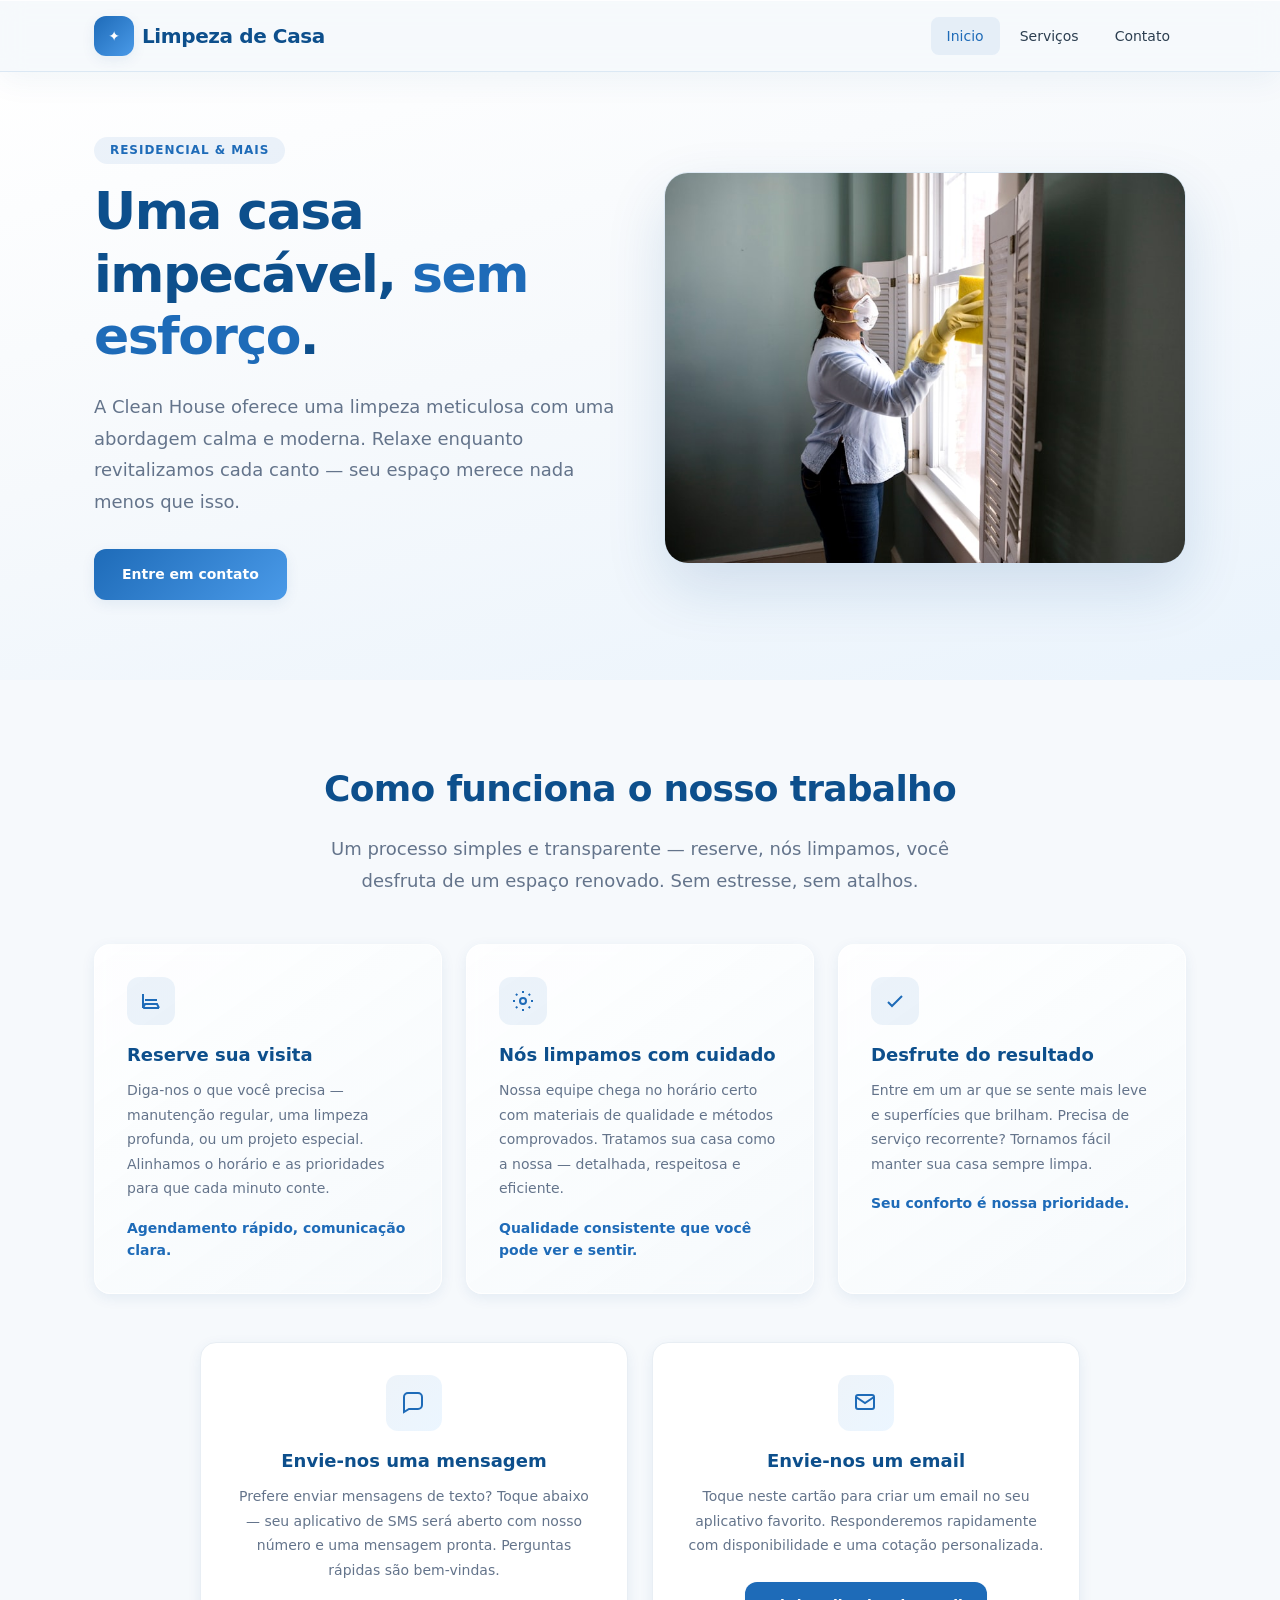
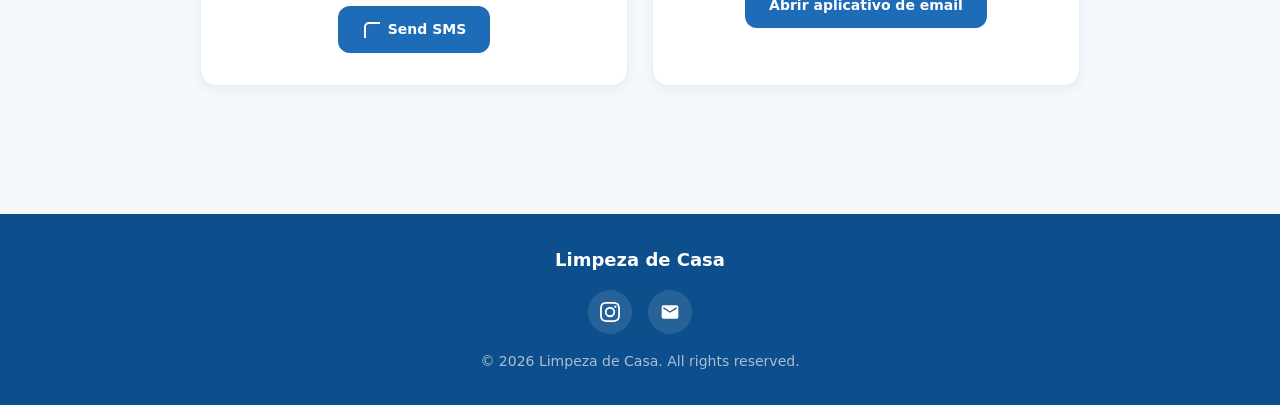
<file: index.html>
<!doctype html>
<html lang="en">
  <head>
    <meta charset="UTF-8" />
    <meta name="viewport" content="width=device-width, initial-scale=1.0" />
    <meta
      name="description"
      content="Limpeza de Casa — Limpeza profissional residencial e comercial. Resultados impecáveis, serviço confiável."
    />
    <title>Limpeza de Casa | Serviços de limpeza profissional</title>
    <link rel="stylesheet" href="css/root.css" />
    <link rel="stylesheet" href="css/style.css" />
    <link rel="shortcut icon" href="./img/icon-teste.png" type="image/x-icon" />
  </head>
  <body>
    <!-- Cabeçalho / navegação fixa -->
    <header class="site-header" id="top">
      <div class="nav-inner">
        <a href="index.html" class="logo" aria-label="Limpeza de Casa Home">
          <span class="logo-mark" aria-hidden="true">✦</span>
          Limpeza de Casa
        </a>
        <button
          type="button"
          class="nav-toggle"
          aria-label="Open menu"
          aria-expanded="false"
          aria-controls="main-menu"
        >
          <span class="nav-toggle-bar"></span>
          <span class="nav-toggle-bar"></span>
          <span class="nav-toggle-bar"></span>
        </button>
        <nav class="nav-menu" id="main-menu" aria-label="Main navigation">
          <ul class="nav-list">
            <li>
              <a href="index.html" class="nav-link is-active">Inicio</a>
            </li>
            <li>
              <a href="services.html" class="nav-link">Serviços</a>
            </li>
            <li>
              <a href="contact.html" class="nav-link">Contato</a>
            </li>
          </ul>
        </nav>
      </div>
    </header>

    <main>
      <!-- Hero -->
      <section class="hero reveal">
        <div class="container hero-grid">
          <div class="hero-content">
            <span class="hero-badge"> Residencial &amp; mais</span>
            <h1 class="hero-title">
              Uma casa impecável, <span>sem esforço</span>.
            </h1>
            <p class="hero-text">
              A Clean House oferece uma limpeza meticulosa com uma abordagem
              calma e moderna. Relaxe enquanto revitalizamos cada canto — seu
              espaço merece nada menos que isso.
            </p>
            <a href="contact.html" class="btn btn-primary">Entre em contato</a>
          </div>
          <div class="hero-visual">
            <div class="hero-image-wrap">
              <img
                src="img/hero-cleaning.jpg"
                alt="Professional cleaner wiping a bright modern kitchen surface"
                width="900"
                height="675"
                loading="eager"
              />
            </div>
            <!-- <div class="hero-float" role="status">
              Trusted by busy families &amp; professionals
            </div> -->
          </div>
        </div>
      </section>

      <!-- How Our Work Works -->
      <section class="section" id="how-it-works" aria-labelledby="how-title">
        <div class="container">
          <header class="section-header reveal">
            <h2 id="how-title" class="section-title">
              Como funciona o nosso trabalho
            </h2>
            <p class="section-subtitle">
              Um processo simples e transparente — reserve, nós limpamos, você
              desfruta de um espaço renovado. Sem estresse, sem atalhos.
            </p>
          </header>

          <div class="how-grid">
            <article class="how-card reveal">
              <div class="how-card-icon" aria-hidden="true">
                <svg
                  width="24"
                  height="24"
                  fill="none"
                  stroke="currentColor"
                  stroke-width="2"
                >
                  <path d="M4 19V5M4 19h16M4 19l2-4h12l2 4M8 15h8M6 11h12" />
                </svg>
              </div>
              <h3>Reserve sua visita</h3>
              <p>
                Diga-nos o que você precisa — manutenção regular, uma limpeza
                profunda, ou um projeto especial. Alinhamos o horário e as
                prioridades para que cada minuto conte.
              </p>
              <span class="highlight"
                >Agendamento rápido, comunicação clara.</span
              >
            </article>
            <article class="how-card reveal">
              <div class="how-card-icon" aria-hidden="true">
                <svg
                  width="24"
                  height="24"
                  fill="none"
                  stroke="currentColor"
                  stroke-width="2"
                >
                  <circle cx="12" cy="12" r="3" />
                  <path
                    d="M12 2v2M12 20v2M4.93 4.93l1.41 1.41M17.66 17.66l1.41 1.41M2 12h2M20 12h2M4.93 19.07l1.41-1.41M17.66 6.34l1.41-1.41"
                  />
                </svg>
              </div>
              <h3>Nós limpamos com cuidado</h3>
              <p>
                Nossa equipe chega no horário certo com materiais de qualidade e
                métodos comprovados. Tratamos sua casa como a nossa — detalhada,
                respeitosa e eficiente.
              </p>
              <span class="highlight"
                >Qualidade consistente que você pode ver e sentir.</span
              >
            </article>
            <article class="how-card reveal">
              <div class="how-card-icon" aria-hidden="true">
                <svg
                  width="24"
                  height="24"
                  fill="none"
                  stroke="currentColor"
                  stroke-width="2"
                >
                  <path d="M5 13l4 4L19 7" />
                </svg>
              </div>
              <h3>Desfrute do resultado</h3>
              <p>
                Entre em um ar que se sente mais leve e superfícies que brilham.
                Precisa de serviço recorrente? Tornamos fácil manter sua casa
                sempre limpa.
              </p>
              <span class="highlight">Seu conforto é nossa prioridade.</span>
            </article>
          </div>

          <!-- SMS + Email ao lado -->
          <div class="contact-cards-row reveal">
            <article class="contact-action-card">
              <div class="card-icon" aria-hidden="true">
                <svg
                  width="26"
                  height="26"
                  fill="none"
                  stroke="currentColor"
                  stroke-width="2"
                >
                  <path
                    d="M21 15a4 4 0 01-4 4H8l-5 3V7a4 4 0 014-4h10a4 4 0 014 4v8z"
                  />
                </svg>
              </div>
              <h3>Envie-nos uma mensagem</h3>
              <p>
                Prefere enviar mensagens de texto? Toque abaixo — seu aplicativo
                de SMS será aberto com nosso número e uma mensagem pronta.
                Perguntas rápidas são bem-vindas.
              </p>
              <a
                class="btn-card"
                href="sms:+5511999999999?body=Olá,%20I%20seria%20como%20para%20saber%20mais%20sobre%20seus%20serviços%20de%20limpeza."
              >
                <svg
                  width="18"
                  height="18"
                  fill="none"
                  stroke="currentColor"
                  stroke-width="2"
                >
                  <path
                    d="M21 15a4 4 0 01-4 4H8l-5 3V7a4 4 0 014-4h10a4 4 0 014 4v8z"
                  />
                </svg>
                Send SMS
              </a>
            </article>

            <a
              class="contact-action-card is-clickable"
              href="mailto:teste@gmail.com?subject=Limpeza%20Serviço%20investigação"
            >
              <div class="card-icon" aria-hidden="true">
                <svg
                  width="26"
                  height="26"
                  fill="none"
                  stroke="currentColor"
                  stroke-width="2"
                >
                  <rect x="3" y="5" width="18" height="14" rx="2" />
                  <path d="M3 7l9 6 9-6" />
                </svg>
              </div>
              <h3>Envie-nos um email</h3>
              <p>
                Toque neste cartão para criar um email no seu aplicativo
                favorito. Responderemos rapidamente com disponibilidade e uma
                cotação personalizada.
              </p>
              <span class="btn-card" role="presentation"
                >Abrir aplicativo de email</span
              >
            </a>
          </div>
        </div>
      </section>
    </main>

    <footer class="site-footer">
      <div class="container footer-inner">
        <span class="footer-brand">Limpeza de Casa</span>
        <div class="footer-social" aria-label="Social links">
          <a
            href="https://www.instagram.com/"
            target="_blank"
            rel="noopener noreferrer"
            aria-label="Instagram"
          >
            <svg viewBox="0 0 24 24" fill="currentColor" aria-hidden="true">
              <path
                d="M12 2.163c3.204 0 3.584.012 4.85.07 3.252.148 4.771 1.691 4.919 4.919.058 1.265.069 1.645.069 4.849 0 3.205-.012 3.584-.069 4.849-.149 3.225-1.664 4.771-4.919 4.919-1.266.058-1.644.07-4.85.07-3.204 0-3.584-.012-4.849-.07-3.26-.149-4.771-1.699-4.919-4.92-.058-1.265-.07-1.644-.07-4.849 0-3.204.013-3.583.07-4.849.149-3.227 1.664-4.771 4.919-4.919 1.266-.057 1.645-.069 4.849-.069zM12 0C8.741 0 8.333.014 7.053.072 2.695.272.273 2.69.073 7.052.014 8.333 0 8.741 0 12c0 3.259.014 3.668.072 4.948.2 4.358 2.618 6.78 6.98 6.98C8.333 23.986 8.741 24 12 24c3.259 0 3.668-.014 4.948-.072 4.354-.2 6.782-2.618 6.979-6.98.059-1.28.073-1.689.073-4.948 0-3.259-.014-3.667-.072-4.947-.196-4.354-2.617-6.78-6.979-6.98C15.668.014 15.259 0 12 0zm0 5.838a6.162 6.162 0 100 12.324 6.162 6.162 0 000-12.324zM12 16a4 4 0 110-8 4 4 0 010 8zm6.406-11.845a1.44 1.44 0 100 2.881 1.44 1.44 0 000-2.881z"
              />
            </svg>
          </a>
          <a href="mailto:teste@gmail.com" aria-label="Email">
            <svg viewBox="0 0 24 24" fill="currentColor" aria-hidden="true">
              <path
                d="M20 4H4c-1.1 0-2 .9-2 2v12c0 1.1.9 2 2 2h16c1.1 0 2-.9 2-2V6c0-1.1-.9-2-2-2zm0 4l-8 5-8-5V6l8 5 8-5v2z"
              />
            </svg>
          </a>
        </div>
        <p class="footer-copy">
          &copy; <span id="year"></span> Limpeza de Casa. All rights reserved.
        </p>
      </div>
    </footer>

    <script src="js/script.js"></script>
    <script>
      document.getElementById("year").textContent = new Date().getFullYear();
    </script>
  </body>
</html>
</file>
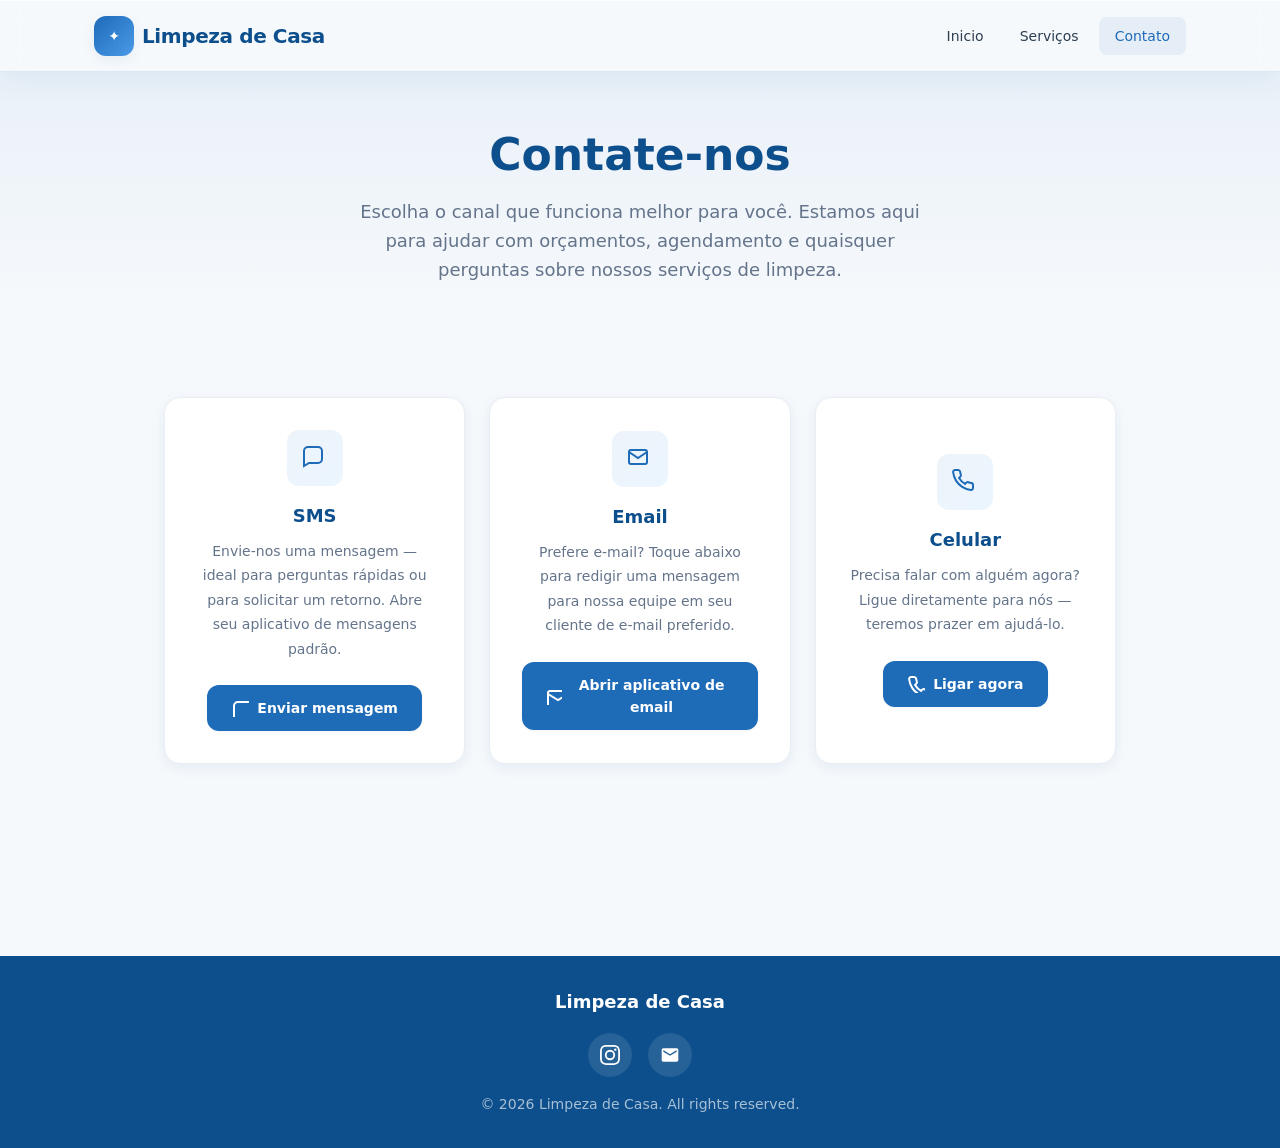
<file: contact.html>
<!doctype html>
<html lang="en">
  <head>
    <meta charset="UTF-8" />
    <meta name="viewport" content="width=device-width, initial-scale=1.0" />
    <meta
      name="description"
      content="Contato Limpeza de Casa — SMS, e-mail ou telefone. Respondemos rapidamente.."
    />
    <title>Contato | Limpeza de Casa</title>
    <link rel="stylesheet" href="css/root.css" />
    <link rel="stylesheet" href="css/style.css" />
    <link rel="stylesheet" href="css/contact.css" />
    <link rel="shortcut icon" href="./img/icon-teste.png" type="image/x-icon" />
  </head>
  <body>
    <header class="site-header">
      <div class="nav-inner">
        <a href="index.html" class="logo" aria-label="Limpeza de Casa Home">
          <span class="logo-mark" aria-hidden="true">✦</span>
          Limpeza de Casa
        </a>
        <button
          type="button"
          class="nav-toggle"
          aria-label="Open menu"
          aria-expanded="false"
          aria-controls="main-menu"
        >
          <span class="nav-toggle-bar"></span>
          <span class="nav-toggle-bar"></span>
          <span class="nav-toggle-bar"></span>
        </button>
        <nav class="nav-menu" id="main-menu" aria-label="Main navigation">
          <ul class="nav-list">
            <li><a href="index.html" class="nav-link">Inicio</a></li>
            <li><a href="services.html" class="nav-link">Serviços</a></li>
            <li>
              <a href="contact.html" class="nav-link is-active">Contato</a>
            </li>
          </ul>
        </nav>
      </div>
    </header>

    <main>
      <section class="page-hero reveal">
        <div class="container">
          <h1>Contate-nos</h1>
          <p>
            Escolha o canal que funciona melhor para você. Estamos aqui para
            ajudar com orçamentos, agendamento e quaisquer perguntas sobre
            nossos serviços de limpeza.
          </p>
        </div>
      </section>

      <section class="section" aria-label="Contact options">
        <div class="container contact-page-grid">
          <article class="contact-action-card reveal">
            <div class="card-icon" aria-hidden="true">
              <svg
                width="28"
                height="28"
                fill="none"
                stroke="currentColor"
                stroke-width="2"
              >
                <path
                  d="M21 15a4 4 0 01-4 4H8l-5 3V7a4 4 0 014-4h10a4 4 0 014 4v8z"
                />
              </svg>
            </div>
            <h3>SMS</h3>
            <p>
              Envie-nos uma mensagem — ideal para perguntas rápidas ou para
              solicitar um retorno. Abre seu aplicativo de mensagens padrão.
            </p>
            <a
              class="btn-card"
              href="sms:+(385) 895-6315?body=Olá,%20 gostaria de saber mais sobre seus serviços de limpeza."
            >
              <svg
                width="18"
                height="18"
                fill="none"
                stroke="currentColor"
                stroke-width="2"
              >
                <path
                  d="M21 15a4 4 0 01-4 4H8l-5 3V7a4 4 0 014-4h10a4 4 0 014 4v8z"
                />
              </svg>
              Enviar mensagem
            </a>
          </article>

          <article class="contact-action-card reveal">
            <div class="card-icon" aria-hidden="true">
              <svg
                width="28"
                height="28"
                fill="none"
                stroke="currentColor"
                stroke-width="2"
              >
                <rect x="3" y="5" width="18" height="14" rx="2" />
                <path d="M3 7l9 6 9-6" />
              </svg>
            </div>
            <h3>Email</h3>
            <p>
              Prefere e-mail? Toque abaixo para redigir uma mensagem para nossa
              equipe em seu cliente de e-mail preferido.
            </p>
            <a
              class="btn-card"
              href="mailto:teste@gmail.com?subject=Cleaning%20inquiry"
            >
              <svg
                width="18"
                height="18"
                fill="none"
                stroke="currentColor"
                stroke-width="2"
              >
                <rect x="2" y="4" width="20" height="16" rx="2" />
                <path d="M22 7l-10 6L2 7" />
              </svg>
              Abrir aplicativo de email
            </a>
          </article>

          <article class="contact-action-card reveal">
            <div class="card-icon" aria-hidden="true">
              <svg
                width="28"
                height="28"
                fill="none"
                stroke="currentColor"
                stroke-width="2"
              >
                <path
                  d="M22 16.92v3a2 2 0 01-2.18 2 19.79 19.79 0 01-8.63-3.07 19.5 19.5 0 01-6-6 19.79 19.79 0 01-3.07-8.67A2 2 0 014.11 2h3a2 2 0 012 1.72 12.84 12.84 0 00.7 2.81 2 2 0 01-.45 2.11L8.09 9.91a16 16 0 006 6l1.27-1.27a2 2 0 012.11-.45 12.84 12.84 0 002.81.7A2 2 0 0122 16.92z"
                />
              </svg>
            </div>
            <h3>Celular</h3>
            <p>
              Precisa falar com alguém agora? Ligue diretamente para nós —
              teremos prazer em ajudá-lo.
            </p>
            <a class="btn-card" href="tel:+(385) 895-6315">
              <svg
                width="18"
                height="18"
                fill="none"
                stroke="currentColor"
                stroke-width="2"
              >
                <path
                  d="M22 16.92v3a2 2 0 01-2.18 2 19.79 19.79 0 01-8.63-3.07 19.5 19.5 0 01-6-6 19.79 19.79 0 01-3.07-8.67A2 2 0 014.11 2h3a2 2 0 012 1.72 12.84 12.84 0 00.7 2.81 2 2 0 01-.45 2.11L8.09 9.91a16 16 0 006 6l1.27-1.27a2 2 0 012.11-.45 12.84 12.84 0 002.81.7A2 2 0 0122 16.92z"
                />
              </svg>
              Ligar agora
            </a>
          </article>
        </div>
      </section>
    </main>

    <footer class="site-footer">
      <div class="container footer-inner">
        <span class="footer-brand">Limpeza de Casa</span>
        <div class="footer-social" aria-label="Social links">
          <a
            href="https://www.instagram.com/"
            target="_blank"
            rel="noopener noreferrer"
            aria-label="Instagram"
          >
            <svg viewBox="0 0 24 24" fill="currentColor" aria-hidden="true">
              <path
                d="M12 2.163c3.204 0 3.584.012 4.85.07 3.252.148 4.771 1.691 4.919 4.919.058 1.265.069 1.645.069 4.849 0 3.205-.012 3.584-.069 4.849-.149 3.225-1.664 4.771-4.919 4.919-1.266.058-1.644.07-4.85.07-3.204 0-3.584-.012-4.849-.07-3.26-.149-4.771-1.699-4.919-4.92-.058-1.265-.07-1.644-.07-4.849 0-3.204.013-3.583.07-4.849.149-3.227 1.664-4.771 4.919-4.919 1.266-.057 1.645-.069 4.849-.069zM12 0C8.741 0 8.333.014 7.053.072 2.695.272.273 2.69.073 7.052.014 8.333 0 8.741 0 12c0 3.259.014 3.668.072 4.948.2 4.358 2.618 6.78 6.98 6.98C8.333 23.986 8.741 24 12 24c3.259 0 3.668-.014 4.948-.072 4.354-.2 6.782-2.618 6.979-6.98.059-1.28.073-1.689.073-4.948 0-3.259-.014-3.667-.072-4.947-.196-4.354-2.617-6.78-6.979-6.98C15.668.014 15.259 0 12 0zm0 5.838a6.162 6.162 0 100 12.324 6.162 6.162 0 000-12.324zM12 16a4 4 0 110-8 4 4 0 010 8zm6.406-11.845a1.44 1.44 0 100 2.881 1.44 1.44 0 000-2.881z"
              />
            </svg>
          </a>
          <a href="mailto:teste@gmail.com" aria-label="Email">
            <svg viewBox="0 0 24 24" fill="currentColor" aria-hidden="true">
              <path
                d="M20 4H4c-1.1 0-2 .9-2 2v12c0 1.1.9 2 2 2h16c1.1 0 2-.9 2-2V6c0-1.1-.9-2-2-2zm0 4l-8 5-8-5V6l8 5 8-5v2z"
              />
            </svg>
          </a>
        </div>
        <p class="footer-copy">
          &copy; <span id="year"></span> Limpeza de Casa. All rights reserved.
        </p>
      </div>
    </footer>

    <script src="js/script.js"></script>
    <script>
      document.getElementById("year").textContent = new Date().getFullYear();
    </script>
  </body>
</html>
</file>
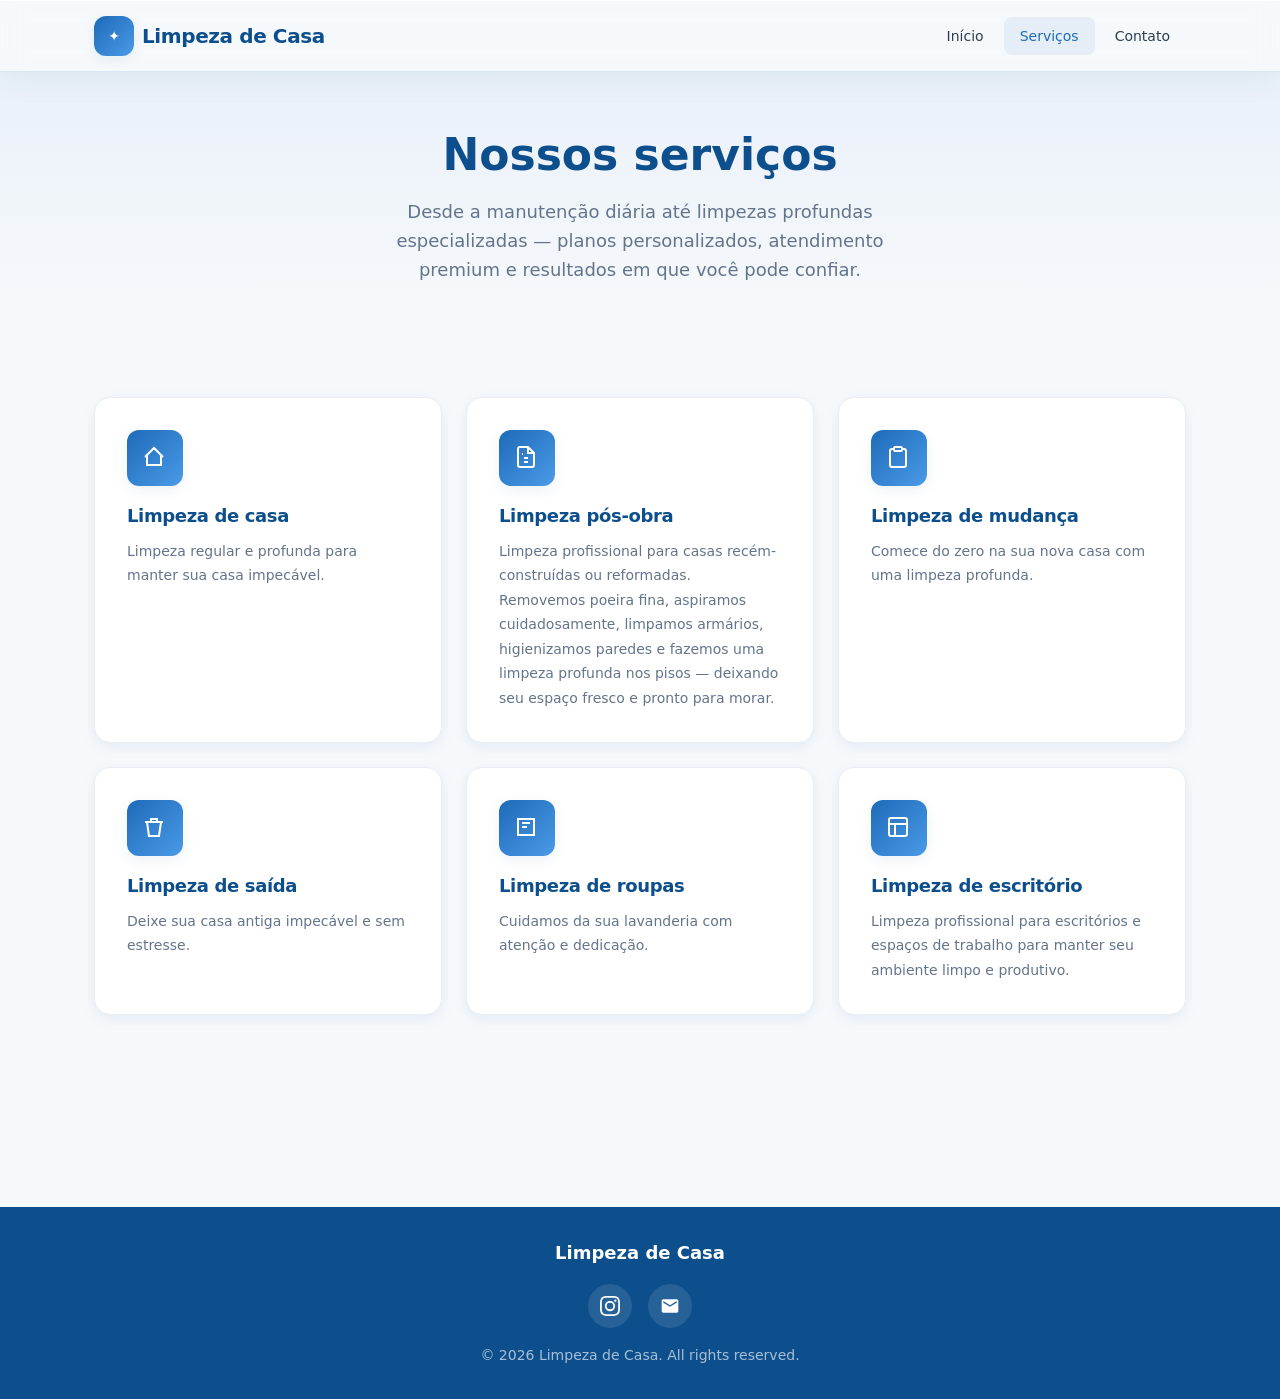
<file: services.html>
<!doctype html>
<html lang="en">
  <head>
    <meta charset="UTF-8" />
    <meta name="viewport" content="width=device-width, initial-scale=1.0" />
    <meta
      name="description"
      content="Limpeza de Casa services — house cleaning, post-construction, move-in/out, laundry, and office cleaning."
    />
    <title>Services | Limpeza de Casa</title>
    <link rel="stylesheet" href="css/root.css" />
    <link rel="stylesheet" href="css/style.css" />
    <link rel="stylesheet" href="css/services.css" />
    <link rel="shortcut icon" href="./img/icon-teste.png" type="image/x-icon" />
  </head>
  <body>
    <header class="site-header">
      <div class="nav-inner">
        <a href="index.html" class="logo" aria-label="Limpeza de Casa Home">
          <span class="logo-mark" aria-hidden="true">✦</span>
          Limpeza de Casa
        </a>
        <button
          type="button"
          class="nav-toggle"
          aria-label="Open menu"
          aria-expanded="false"
          aria-controls="main-menu"
        >
          <span class="nav-toggle-bar"></span>
          <span class="nav-toggle-bar"></span>
          <span class="nav-toggle-bar"></span>
        </button>
        <nav class="nav-menu" id="main-menu" aria-label="Main navigation">
          <ul class="nav-list">
            <li><a href="index.html" class="nav-link">Início</a></li>
            <li>
              <a href="services.html" class="nav-link is-active">Serviços</a>
            </li>
            <li><a href="contact.html" class="nav-link">Contato</a></li>
          </ul>
        </nav>
      </div>
    </header>

    <main>
      <section class="page-hero reveal">
        <div class="container">
          <h1>Nossos serviços</h1>
          <p>
            Desde a manutenção diária até limpezas profundas especializadas —
            planos personalizados, atendimento premium e resultados em que você
            pode confiar.
          </p>
        </div>
      </section>

      <section class="section" aria-label="Service list">
        <div class="container services-grid">
          <article class="service-card reveal">
            <div class="service-card-icon" aria-hidden="true">
              <svg
                width="26"
                height="26"
                fill="none"
                stroke="currentColor"
                stroke-width="2"
              >
                <path d="M3 12l9-9 9 9M5 10v10h14V10" />
              </svg>
            </div>
            <h2>Limpeza de casa</h2>
            <p>Limpeza regular e profunda para manter sua casa impecável.</p>
          </article>

          <article class="service-card reveal">
            <div class="service-card-icon" aria-hidden="true">
              <svg
                width="26"
                height="26"
                fill="none"
                stroke="currentColor"
                stroke-width="2"
              >
                <path
                  d="M14 2H6a2 2 0 00-2 2v16a2 2 0 002 2h12a2 2 0 002-2V8z"
                />
                <path d="M14 2v6h6M10 13h4M10 17h4M8 9h1" />
              </svg>
            </div>
            <h2>Limpeza pós-obra</h2>
            <p>
              Limpeza profissional para casas recém-construídas ou reformadas.
              Removemos poeira fina, aspiramos cuidadosamente, limpamos
              armários, higienizamos paredes e fazemos uma limpeza profunda nos
              pisos — deixando seu espaço fresco e pronto para morar.
            </p>
          </article>

          <article class="service-card reveal">
            <div class="service-card-icon" aria-hidden="true">
              <svg
                width="26"
                height="26"
                fill="none"
                stroke="currentColor"
                stroke-width="2"
              >
                <path
                  d="M16 4h2a2 2 0 012 2v14a2 2 0 01-2 2H6a2 2 0 01-2-2V6a2 2 0 012-2h2"
                />
                <rect x="8" y="2" width="8" height="4" rx="1" />
              </svg>
            </div>
            <h2>Limpeza de mudança</h2>
            <p>Comece do zero na sua nova casa com uma limpeza profunda.</p>
          </article>

          <article class="service-card reveal">
            <div class="service-card-icon" aria-hidden="true">
              <svg
                width="26"
                height="26"
                fill="none"
                stroke="currentColor"
                stroke-width="2"
              >
                <path d="M3 7h18M5 7l2 14h10l2-14M9 7V4h6v3" />
              </svg>
            </div>
            <h2>Limpeza de saída</h2>
            <p>Deixe sua casa antiga impecável e sem estresse.</p>
          </article>

          <article class="service-card reveal">
            <div class="service-card-icon" aria-hidden="true">
              <svg
                width="26"
                height="26"
                fill="none"
                stroke="currentColor"
                stroke-width="2"
              >
                <path d="M4 4h16v16H4zM8 8h8M8 12h5" />
              </svg>
            </div>
            <h2>Limpeza de roupas</h2>
            <p>Cuidamos da sua lavanderia com atenção e dedicação.</p>
          </article>

          <article class="service-card reveal">
            <div class="service-card-icon" aria-hidden="true">
              <svg
                width="26"
                height="26"
                fill="none"
                stroke="currentColor"
                stroke-width="2"
              >
                <rect x="3" y="3" width="18" height="18" rx="2" />
                <path d="M3 9h18M9 21V9" />
              </svg>
            </div>
            <h2>Limpeza de escritório</h2>
            <p>
              Limpeza profissional para escritórios e espaços de trabalho para manter seu
              ambiente limpo e produtivo.
            </p>
          </article>
        </div>
      </section>
    </main>

    <footer class="site-footer">
      <div class="container footer-inner">
        <span class="footer-brand">Limpeza de Casa</span>
        <div class="footer-social" aria-label="Social links">
          <a
            href="https://www.instagram.com/"
            target="_blank"
            rel="noopener noreferrer"
            aria-label="Instagram"
          >
            <svg viewBox="0 0 24 24" fill="currentColor" aria-hidden="true">
              <path
                d="M12 2.163c3.204 0 3.584.012 4.85.07 3.252.148 4.771 1.691 4.919 4.919.058 1.265.069 1.645.069 4.849 0 3.205-.012 3.584-.069 4.849-.149 3.225-1.664 4.771-4.919 4.919-1.266.058-1.644.07-4.85.07-3.204 0-3.584-.012-4.849-.07-3.26-.149-4.771-1.699-4.919-4.92-.058-1.265-.07-1.644-.07-4.849 0-3.204.013-3.583.07-4.849.149-3.227 1.664-4.771 4.919-4.919 1.266-.057 1.645-.069 4.849-.069zM12 0C8.741 0 8.333.014 7.053.072 2.695.272.273 2.69.073 7.052.014 8.333 0 8.741 0 12c0 3.259.014 3.668.072 4.948.2 4.358 2.618 6.78 6.98 6.98C8.333 23.986 8.741 24 12 24c3.259 0 3.668-.014 4.948-.072 4.354-.2 6.782-2.618 6.979-6.98.059-1.28.073-1.689.073-4.948 0-3.259-.014-3.667-.072-4.947-.196-4.354-2.617-6.78-6.979-6.98C15.668.014 15.259 0 12 0zm0 5.838a6.162 6.162 0 100 12.324 6.162 6.162 0 000-12.324zM12 16a4 4 0 110-8 4 4 0 010 8zm6.406-11.845a1.44 1.44 0 100 2.881 1.44 1.44 0 000-2.881z"
              />
            </svg>
          </a>
          <a href="mailto:teste@gmail.com" aria-label="Email">
            <svg viewBox="0 0 24 24" fill="currentColor" aria-hidden="true">
              <path
                d="M20 4H4c-1.1 0-2 .9-2 2v12c0 1.1.9 2 2 2h16c1.1 0 2-.9 2-2V6c0-1.1-.9-2-2-2zm0 4l-8 5-8-5V6l8 5 8-5v2z"
              />
            </svg>
          </a>
        </div>
        <p class="footer-copy">
          &copy; <span id="year"></span> Limpeza de Casa. All rights reserved.
        </p>
      </div>
    </footer>

    <script src="js/script.js"></script>
    <script>
      document.getElementById("year").textContent = new Date().getFullYear();
    </script>
  </body>
</html>
</file>
<file: css/root.css>
/* =============================================================================
   Clean House — Design tokens (root.css)
   Variáveis globais: cores, tipografia, sombras, espaçamento, radius, transições
   ============================================================================= */

:root {
  /* Cores — tons de azul clean + neutros */
  --primary-color: #1e6bb8;
  --primary-dark: #155a9e;
  --primary-light: #4a9ae8;
  --primary-soft: rgba(30, 107, 184, 0.08);
  --secondary-color: #0d4f8c;
  --accent-color: #5eb3ff;

  --background-color: #f6f9fc;
  --surface-color: #ffffff;
  --surface-glass: rgba(255, 255, 255, 0.72);

  --text-color: #2c3e50;
  --text-muted: #64748b;
  --text-light: #94a3b8;

  --border-color: rgba(30, 107, 184, 0.12);
  --border-subtle: #e8eef4;

  /* Tipografia */
  --font-family: "Segoe UI", system-ui, -apple-system, BlinkMacSystemFont,
    "Roboto", "Helvetica Neue", Arial, sans-serif;
  --font-size-xs: 0.75rem;
  --font-size-sm: 0.875rem;
  --font-size-base: 1rem;
  --font-size-lg: 1.125rem;
  --font-size-xl: 1.25rem;
  --font-size-2xl: 1.5rem;
  --font-size-3xl: 2rem;
  --font-size-4xl: 2.5rem;
  --font-size-hero: clamp(2rem, 5vw, 3.25rem);
  --line-height-tight: 1.2;
  --line-height-normal: 1.6;
  --line-height-relaxed: 1.75;

  /* Sombras modernas */
  --shadow-sm: 0 1px 3px rgba(13, 79, 140, 0.06);
  --shadow-md: 0 4px 14px rgba(13, 79, 140, 0.08);
  --shadow-lg: 0 12px 40px rgba(13, 79, 140, 0.12);
  --shadow-xl: 0 24px 60px rgba(13, 79, 140, 0.14);
  --shadow-nav: 0 1px 0 rgba(255, 255, 255, 0.8) inset,
    0 8px 32px rgba(13, 79, 140, 0.06);

  /* Espaçamentos */
  --space-xs: 0.25rem;
  --space-sm: 0.5rem;
  --space-md: 1rem;
  --space-lg: 1.5rem;
  --space-xl: 2rem;
  --space-2xl: 3rem;
  --space-3xl: 4rem;
  --space-section: clamp(3rem, 8vw, 5rem);

  /* Border radius */
  --radius-sm: 8px;
  --radius-md: 12px;
  --radius-lg: 16px;
  --radius-xl: 24px;
  --radius-full: 9999px;

  /* Transições */
  --transition-fast: 0.15s ease;
  --transition-base: 0.25s cubic-bezier(0.4, 0, 0.2, 1);
  --transition-smooth: 0.35s cubic-bezier(0.4, 0, 0.2, 1);
  --transition: var(--transition-base);

  /* Layout */
  --container-max: 1140px;
  --navbar-height: 72px;
}
</file>
<file: css/style.css>
/* =============================================================================
   Clean House — Estilos globais + Home (style.css)
   ============================================================================= */

*,
*::before,
*::after {
  box-sizing: border-box;
  margin: 0;
  padding: 0;
}

html {
  scroll-behavior: smooth;
}

body {
  font-family: var(--font-family);
  font-size: var(--font-size-base);
  line-height: var(--line-height-normal);
  color: var(--text-color);
  background-color: var(--background-color);
  overflow-x: hidden;
  padding-top: var(--navbar-height);
}

img {
  max-width: 100%;
  height: auto;
  display: block;
}

a {
  color: var(--primary-color);
  text-decoration: none;
  transition: color var(--transition);
}

a:hover {
  color: var(--primary-dark);
}

ul {
  list-style: none;
}

/* Container */
.container {
  width: 100%;
  max-width: var(--container-max);
  margin-inline: auto;
  padding-inline: var(--space-lg);
}

/* =============================================================================
   Navbar — fixo, glass leve
   ============================================================================= */

.site-header {
  position: fixed;
  top: 0;
  left: 0;
  right: 0;
  z-index: 1000;
  height: var(--navbar-height);
  background: rgba(246, 249, 252, 0.85);
  backdrop-filter: blur(12px);
  -webkit-backdrop-filter: blur(12px);
  border-bottom: 1px solid var(--border-color);
  box-shadow: var(--shadow-nav);
  transition: background var(--transition), box-shadow var(--transition);
}

.site-header.is-scrolled {
  background: rgba(255, 255, 255, 0.92);
  box-shadow: var(--shadow-md);
}

.nav-inner {
  display: flex;
  align-items: center;
  justify-content: space-between;
  height: var(--navbar-height);
  max-width: var(--container-max);
  margin-inline: auto;
  padding-inline: var(--space-lg);
}

.logo {
  display: flex;
  align-items: center;
  gap: var(--space-sm);
  font-weight: 700;
  font-size: var(--font-size-xl);
  color: var(--secondary-color);
  letter-spacing: -0.02em;
  transition: opacity var(--transition);
}

.logo:hover {
  opacity: 0.85;
  color: var(--secondary-color);
}

.logo-mark {
  width: 40px;
  height: 40px;
  border-radius: var(--radius-md);
  background: linear-gradient(
    135deg,
    var(--primary-color),
    var(--primary-light)
  );
  display: grid;
  place-items: center;
  color: #fff;
  font-size: var(--font-size-sm);
  box-shadow: var(--shadow-md);
}

.nav-list {
  display: flex;
  align-items: center;
  gap: var(--space-xs);
}

.nav-link {
  display: block;
  padding: var(--space-sm) var(--space-md);
  font-weight: 500;
  font-size: var(--font-size-sm);
  color: var(--text-color);
  border-radius: var(--radius-sm);
  transition: background var(--transition), color var(--transition),
    transform var(--transition-fast);
}

.nav-link:hover,
.nav-link.is-active {
  color: var(--primary-color);
  background: var(--primary-soft);
}

.nav-link:hover {
  transform: translateY(-1px);
}

/* Menu hambúrguer */
.nav-toggle {
  display: none;
  flex-direction: column;
  justify-content: center;
  gap: 6px;
  width: 44px;
  height: 44px;
  padding: 10px;
  border: none;
  border-radius: var(--radius-sm);
  background: var(--primary-soft);
  cursor: pointer;
  transition: background var(--transition);
}

.nav-toggle:hover {
  background: rgba(30, 107, 184, 0.15);
}

.nav-toggle-bar {
  display: block;
  height: 2px;
  width: 100%;
  background: var(--primary-color);
  border-radius: 2px;
  transition: transform var(--transition-smooth), opacity var(--transition),
    translate var(--transition-smooth);
}

/* Menu desktop: fluxo normal */
.nav-menu {
  display: flex;
  align-items: center;
}

.nav-toggle.is-open .nav-toggle-bar:nth-child(1) {
  translate: 0 8px;
  rotate: 45deg;
}

.nav-toggle.is-open .nav-toggle-bar:nth-child(2) {
  opacity: 0;
}

.nav-toggle.is-open .nav-toggle-bar:nth-child(3) {
  translate: 0 -8px;
  rotate: -45deg;
}

@media (max-width: 768px) {
  .nav-toggle {
    display: flex;
  }

  .nav-menu {
    position: fixed;
    top: var(--navbar-height);
    left: 0;
    right: 0;
    background: rgba(255, 255, 255, 0.97);
    backdrop-filter: blur(16px);
    border-bottom: 1px solid var(--border-color);
    box-shadow: var(--shadow-lg);
    padding: var(--space-lg);
    transform: translateY(-100%);
    opacity: 0;
    visibility: hidden;
    pointer-events: none;
    transition: transform var(--transition-smooth), opacity var(--transition-smooth),
      visibility var(--transition-smooth);
  }

  .nav-menu.is-open {
    transform: translateY(0);
    opacity: 1;
    visibility: visible;
    pointer-events: auto;
  }

  .nav-list {
    flex-direction: column;
    align-items: stretch;
    gap: var(--space-xs);
  }

  .nav-link {
    padding: var(--space-md);
    text-align: center;
  }
}

/* =============================================================================
   Hero — Home
   ============================================================================= */

.hero {
  padding: var(--space-3xl) 0 var(--space-section);
  background: linear-gradient(
    165deg,
    var(--surface-color) 0%,
    var(--background-color) 45%,
    rgba(94, 179, 255, 0.08) 100%
  );
}

.hero-grid {
  display: grid;
  grid-template-columns: 1fr 1fr;
  gap: var(--space-2xl);
  align-items: center;
}

.hero-content {
  max-width: 540px;
}

.hero-badge {
  display: inline-block;
  padding: var(--space-xs) var(--space-md);
  font-size: var(--font-size-xs);
  font-weight: 600;
  text-transform: uppercase;
  letter-spacing: 0.08em;
  color: var(--primary-color);
  background: var(--primary-soft);
  border-radius: var(--radius-full);
  margin-bottom: var(--space-md);
}

.hero-title {
  font-size: var(--font-size-hero);
  line-height: var(--line-height-tight);
  font-weight: 800;
  color: var(--secondary-color);
  letter-spacing: -0.03em;
  margin-bottom: var(--space-lg);
}

.hero-title span {
  color: var(--primary-color);
}

.hero-text {
  font-size: var(--font-size-lg);
  color: var(--text-muted);
  line-height: var(--line-height-relaxed);
  margin-bottom: var(--space-xl);
}

.btn {
  display: inline-flex;
  align-items: center;
  justify-content: center;
  gap: var(--space-sm);
  padding: 0.875rem 1.75rem;
  font-weight: 600;
  font-size: var(--font-size-sm);
  border-radius: var(--radius-md);
  border: none;
  cursor: pointer;
  transition: transform var(--transition), box-shadow var(--transition),
    background var(--transition);
}

.btn-primary {
  background: linear-gradient(
    135deg,
    var(--primary-color),
    var(--primary-light)
  );
  color: #fff;
  box-shadow: var(--shadow-md);
}

.btn-primary:hover {
  transform: translateY(-2px);
  box-shadow: var(--shadow-lg);
  color: #fff;
}

.hero-visual {
  position: relative;
}

.hero-image-wrap {
  border-radius: var(--radius-xl);
  overflow: hidden;
  box-shadow: var(--shadow-xl);
  border: 1px solid var(--border-color);
}

.hero-image-wrap img {
  width: 100%;
  aspect-ratio: 4 / 3;
  object-fit: cover;
}

.hero-float {
  position: absolute;
  bottom: -12px;
  left: -12px;
  padding: var(--space-md) var(--space-lg);
  background: var(--surface-glass);
  backdrop-filter: blur(10px);
  border-radius: var(--radius-lg);
  border: 1px solid rgba(255, 255, 255, 0.6);
  box-shadow: var(--shadow-lg);
  font-size: var(--font-size-sm);
  font-weight: 600;
  color: var(--secondary-color);
}

@media (max-width: 900px) {
  .hero-grid {
    grid-template-columns: 1fr;
    text-align: center;
  }

  .hero-content {
    max-width: none;
    order: 1;
  }

  .hero-visual {
    order: 0;
    max-width: 520px;
    margin-inline: auto;
  }

  .hero-float {
    left: 50%;
    translate: -50% 0;
  }
}

/* =============================================================================
   Seções genéricas + animação fade-in (classe .reveal)
   ============================================================================= */

.section {
  padding: var(--space-section) 0;
}

.section-header {
  text-align: center;
  max-width: 640px;
  margin-inline: auto;
  margin-bottom: var(--space-2xl);
}

.section-title {
  font-size: clamp(1.75rem, 4vw, 2.25rem);
  font-weight: 800;
  color: var(--secondary-color);
  letter-spacing: -0.02em;
  margin-bottom: var(--space-md);
}

.section-subtitle {
  font-size: var(--font-size-lg);
  color: var(--text-muted);
  line-height: var(--line-height-relaxed);
}

.reveal {
  opacity: 0;
  transform: translateY(24px);
  transition: opacity 0.6s cubic-bezier(0.4, 0, 0.2, 1),
    transform 0.6s cubic-bezier(0.4, 0, 0.2, 1);
}

.reveal.is-visible {
  opacity: 1;
  transform: translateY(0);
}

/* How Our Work Works — cards com glass leve */
.how-grid {
  display: grid;
  grid-template-columns: repeat(3, 1fr);
  gap: var(--space-lg);
}

.how-card {
  padding: var(--space-xl);
  border-radius: var(--radius-lg);
  background: linear-gradient(
    145deg,
    rgba(255, 255, 255, 0.85),
    rgba(246, 249, 252, 0.9)
  );
  backdrop-filter: blur(8px);
  border: 1px solid rgba(255, 255, 255, 0.8);
  box-shadow: var(--shadow-md);
  transition: transform var(--transition), box-shadow var(--transition),
    border-color var(--transition);
}

.how-card:hover {
  transform: translateY(-6px);
  box-shadow: var(--shadow-lg);
  border-color: var(--border-color);
}

.how-card-icon {
  width: 48px;
  height: 48px;
  border-radius: var(--radius-md);
  background: var(--primary-soft);
  color: var(--primary-color);
  display: grid;
  place-items: center;
  margin-bottom: var(--space-md);
}

.how-card h3 {
  font-size: var(--font-size-lg);
  font-weight: 700;
  color: var(--secondary-color);
  margin-bottom: var(--space-sm);
}

.how-card p {
  font-size: var(--font-size-sm);
  color: var(--text-muted);
  line-height: var(--line-height-relaxed);
}

.how-card .highlight {
  display: block;
  margin-top: var(--space-md);
  font-weight: 600;
  font-size: var(--font-size-sm);
  color: var(--primary-color);
}

@media (max-width: 900px) {
  .how-grid {
    grid-template-columns: 1fr;
  }
}

/* Contact cards row — Home: SMS + Email ao lado */
.contact-cards-row {
  display: grid;
  grid-template-columns: 1fr 1fr;
  gap: var(--space-lg);
  margin-top: var(--space-2xl);
  max-width: 880px;
  margin-inline: auto;
}

@media (max-width: 640px) {
  .contact-cards-row {
    grid-template-columns: 1fr;
  }
}

/* Card de contato genérico (SMS / Email) */
.contact-action-card {
  padding: var(--space-xl);
  border-radius: var(--radius-lg);
  background: var(--surface-color);
  border: 1px solid var(--border-subtle);
  box-shadow: var(--shadow-md);
  text-align: center;
  transition: transform var(--transition), box-shadow var(--transition),
    border-color var(--transition);
}

.contact-action-card:hover {
  transform: translateY(-4px);
  box-shadow: var(--shadow-lg);
  border-color: rgba(30, 107, 184, 0.2);
}

.contact-action-card.is-clickable {
  cursor: pointer;
}

.contact-action-card .card-icon {
  width: 56px;
  height: 56px;
  margin-inline: auto;
  margin-bottom: var(--space-md);
  border-radius: var(--radius-md);
  background: linear-gradient(
    135deg,
    var(--primary-soft),
    rgba(94, 179, 255, 0.12)
  );
  color: var(--primary-color);
  display: grid;
  place-items: center;
}

.contact-action-card h3 {
  font-size: var(--font-size-lg);
  font-weight: 700;
  color: var(--secondary-color);
  margin-bottom: var(--space-sm);
}

.contact-action-card p {
  font-size: var(--font-size-sm);
  color: var(--text-muted);
  margin-bottom: var(--space-lg);
  line-height: var(--line-height-relaxed);
}

.btn-card {
  display: inline-flex;
  align-items: center;
  justify-content: center;
  gap: var(--space-sm);
  padding: 0.75rem 1.5rem;
  font-weight: 600;
  font-size: var(--font-size-sm);
  border-radius: var(--radius-md);
  background: var(--primary-color);
  color: #fff;
  border: none;
  cursor: pointer;
  box-shadow: var(--shadow-sm);
  transition: background var(--transition), transform var(--transition),
    box-shadow var(--transition);
}

.btn-card:hover {
  background: var(--primary-dark);
  transform: translateY(-2px);
  box-shadow: var(--shadow-md);
  color: #fff;
}

/* Email card como link block */
a.contact-action-card {
  color: inherit;
  display: block;
}

a.contact-action-card:hover {
  color: inherit;
}

/* Feedback no “botão” visual quando o card inteiro é um link */
a.contact-action-card:hover .btn-card {
  background: var(--primary-dark);
  transform: translateY(-2px);
  box-shadow: var(--shadow-md);
}

/* =============================================================================
   Footer
   ============================================================================= */

.site-footer {
  padding: var(--space-xl) 0;
  background: var(--secondary-color);
  color: rgba(255, 255, 255, 0.85);
  margin-top: var(--space-2xl);
}

.footer-inner {
  display: flex;
  flex-direction: column;
  align-items: center;
  gap: var(--space-md);
  text-align: center;
}

.footer-brand {
  font-weight: 700;
  font-size: var(--font-size-lg);
  color: #fff;
}

.footer-copy {
  font-size: var(--font-size-sm);
  opacity: 0.75;
}

.footer-social {
  display: flex;
  gap: var(--space-md);
}

.footer-social a {
  display: grid;
  place-items: center;
  width: 44px;
  height: 44px;
  border-radius: var(--radius-full);
  background: rgba(255, 255, 255, 0.1);
  color: #fff;
  transition: background var(--transition), transform var(--transition),
    color var(--transition);
}

.footer-social a:hover {
  background: rgba(255, 255, 255, 0.22);
  transform: translateY(-3px);
  color: #fff;
}

.footer-social svg {
  width: 20px;
  height: 20px;
}

/* Page shell para páginas internas */
.page-hero {
  padding: var(--space-2xl) 0 var(--space-xl);
  text-align: center;
  background: linear-gradient(
    180deg,
    rgba(30, 107, 184, 0.06),
    transparent
  );
}

.page-hero h1 {
  font-size: clamp(2rem, 4vw, 2.75rem);
  font-weight: 800;
  color: var(--secondary-color);
  margin-bottom: var(--space-sm);
}

.page-hero p {
  color: var(--text-muted);
  font-size: var(--font-size-lg);
  max-width: 560px;
  margin-inline: auto;
}

/* Acessibilidade: respeita preferência do sistema por menos movimento */
@media (prefers-reduced-motion: reduce) {
  html {
    scroll-behavior: auto;
  }

  .reveal {
    opacity: 1;
    transform: none;
    transition: none;
  }

  .how-card:hover,
  .contact-action-card:hover,
  .service-card:hover,
  .btn-primary:hover,
  .btn-card:hover,
  .nav-link:hover,
  .footer-social a:hover {
    transform: none;
  }
}
</file>
<file: css/contact.css>
/* =============================================================================
   Clean House — Página Contact (contact.css)
   Três cards: SMS, Email, Telefone
   ============================================================================= */

.contact-page-grid {
  display: grid;
  grid-template-columns: repeat(3, 1fr);
  gap: var(--space-lg);
  max-width: 1000px;
  margin-inline: auto;
  padding-bottom: var(--space-3xl);
}

.contact-page-grid .contact-action-card {
  min-height: 280px;
  display: flex;
  flex-direction: column;
  align-items: center;
  justify-content: center;
}

.contact-page-grid .contact-action-card p {
  flex-grow: 0;
}

a.contact-action-card.tel-card {
  text-decoration: none;
}

@media (max-width: 900px) {
  .contact-page-grid {
    grid-template-columns: 1fr;
    max-width: 420px;
  }

  .contact-page-grid .contact-action-card {
    min-height: auto;
  }
}
</file>
<file: css/services.css>
/* =============================================================================
   Clean House — Página Services (services.css)
   Grid de serviços e cards
   ============================================================================= */

.services-grid {
  display: grid;
  grid-template-columns: repeat(3, 1fr);
  gap: var(--space-lg);
  padding-bottom: var(--space-3xl);
}

.service-card {
  padding: var(--space-xl);
  border-radius: var(--radius-lg);
  background: var(--surface-color);
  border: 1px solid var(--border-subtle);
  box-shadow: var(--shadow-md);
  transition: transform var(--transition), box-shadow var(--transition),
    border-color var(--transition);
  display: flex;
  flex-direction: column;
  align-items: flex-start;
}

.service-card:hover {
  transform: translateY(-8px);
  box-shadow: var(--shadow-xl);
  border-color: rgba(30, 107, 184, 0.18);
}

.service-card-icon {
  width: 56px;
  height: 56px;
  border-radius: var(--radius-md);
  background: linear-gradient(
    135deg,
    var(--primary-color),
    var(--primary-light)
  );
  color: #fff;
  display: grid;
  place-items: center;
  margin-bottom: var(--space-md);
  box-shadow: var(--shadow-md);
  transition: transform var(--transition);
}

.service-card:hover .service-card-icon {
  transform: scale(1.05);
}

.service-card h2 {
  font-size: var(--font-size-lg);
  font-weight: 700;
  color: var(--secondary-color);
  margin-bottom: var(--space-sm);
  letter-spacing: -0.02em;
}

.service-card p {
  font-size: var(--font-size-sm);
  color: var(--text-muted);
  line-height: var(--line-height-relaxed);
  flex-grow: 1;
}

.service-card-image {
  width: 100%;
  display: block;
  margin-top: var(--space-md);
  border-radius: var(--radius-md);
  object-fit: cover;
}

@media (max-width: 992px) {
  .services-grid {
    grid-template-columns: repeat(2, 1fr);
  }
}

@media (max-width: 600px) {
  .services-grid {
    grid-template-columns: 1fr;
  }
}
</file>
